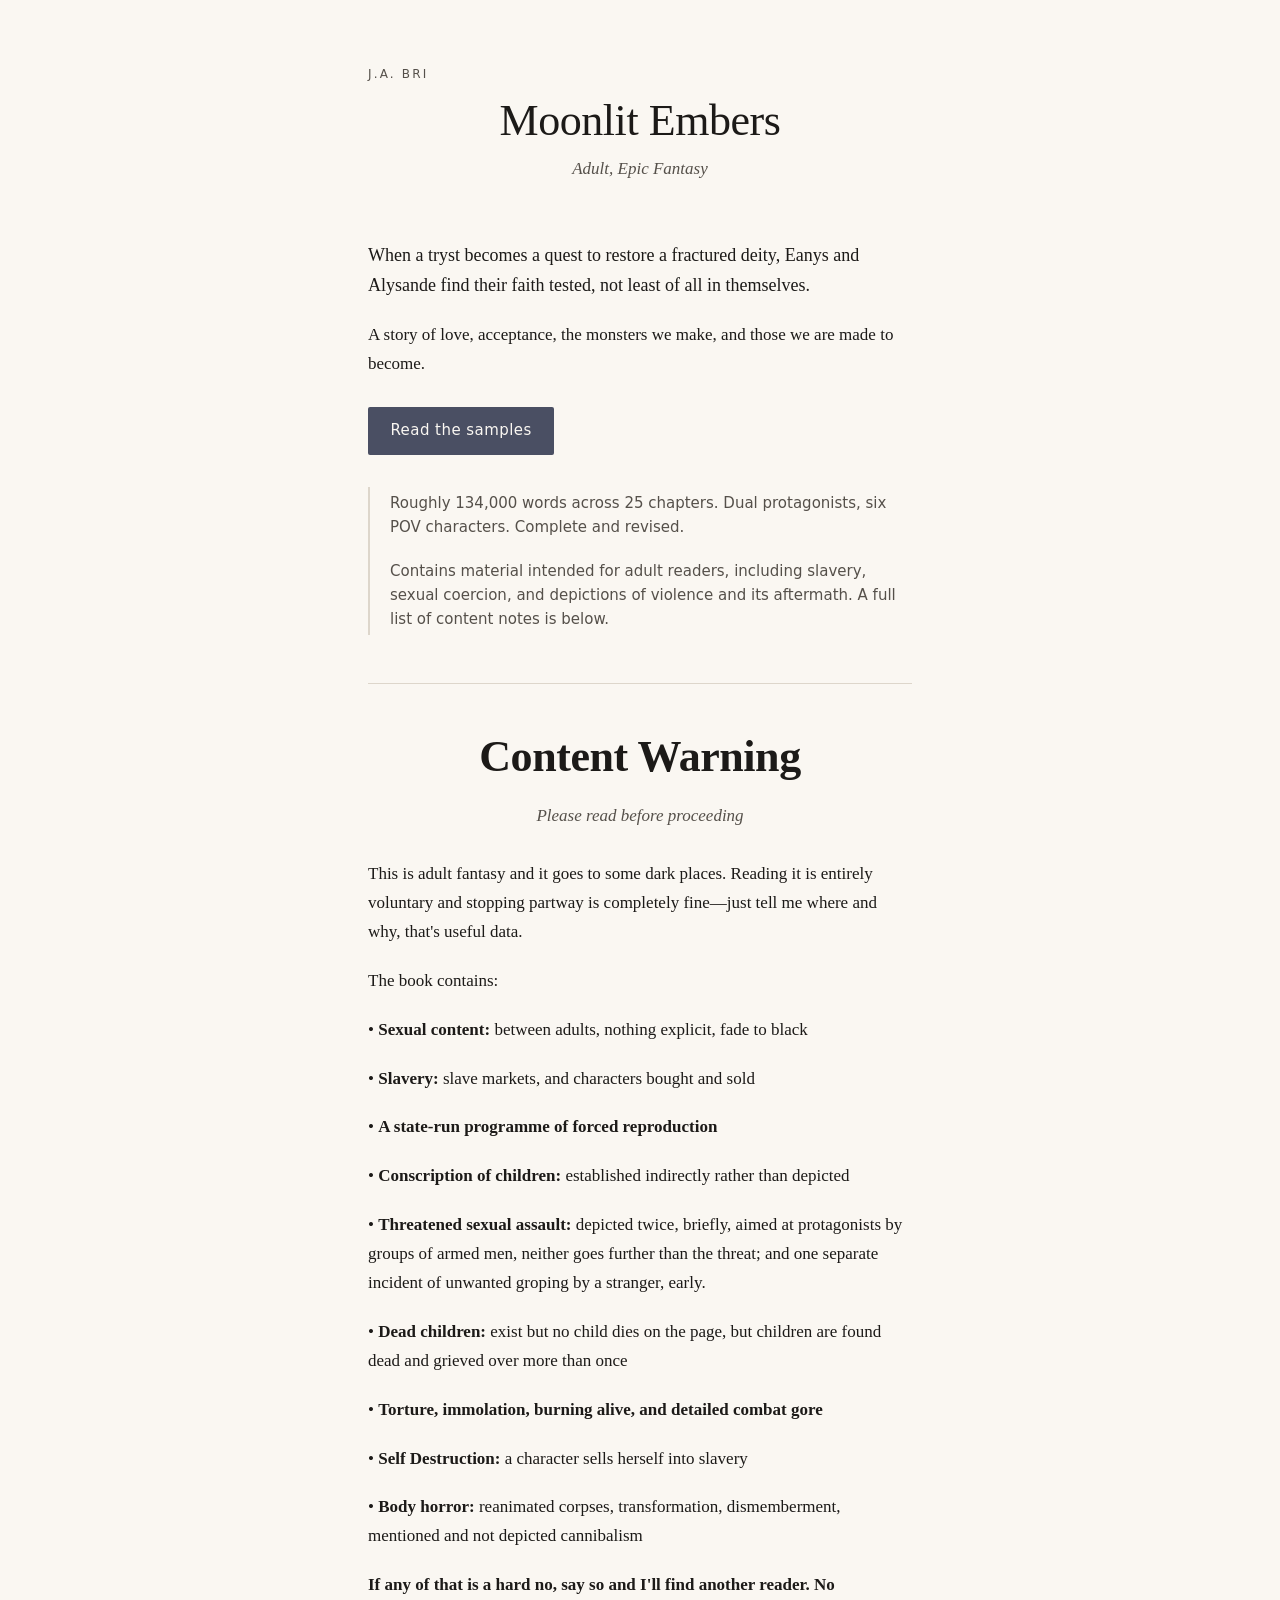
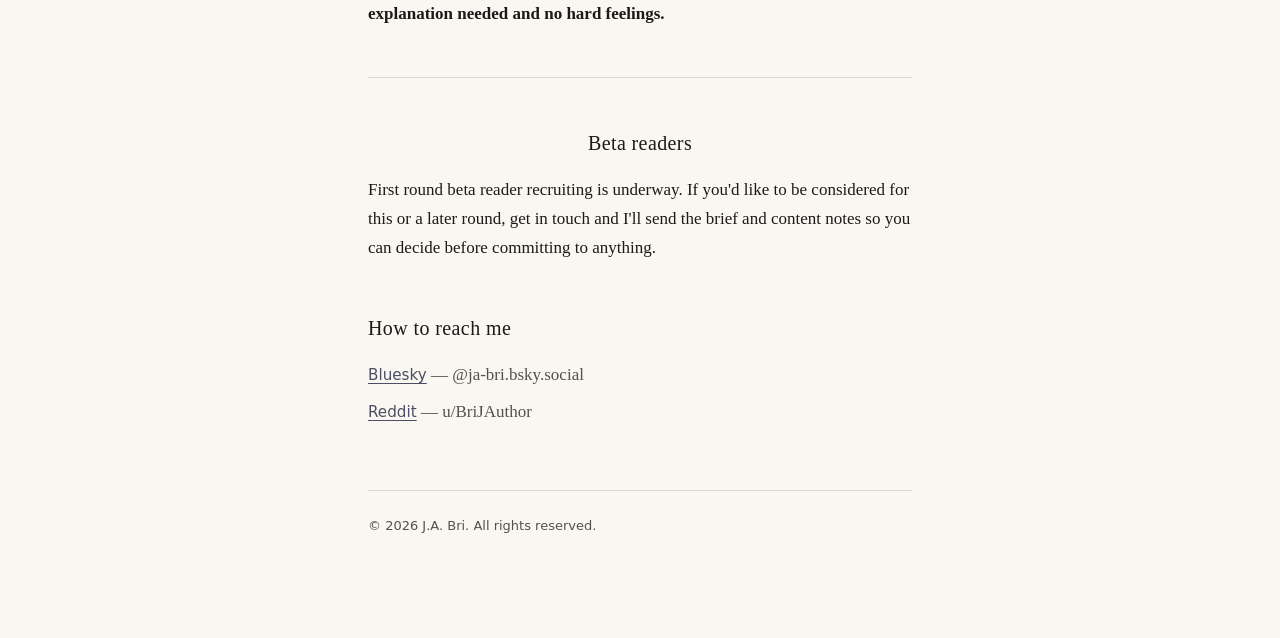
<file: index.html>
<!doctype html>
<html lang="en">
<head>
<meta charset="utf-8">
<meta name="viewport" content="width=device-width, initial-scale=1, viewport-fit=cover">
<title>J.A. Bri — Moonlit Embers</title>
<meta name="description" content="Moonlit Embers — an adult epic fantasy by J.A. Bri.">
<link rel="stylesheet" href="style.css">
</head>
<body>

<div class="wrap">

  <header class="masthead">
    <p class="byline">J.A. Bri</p>
    <center> <h1>Moonlit&nbsp;Embers</h1>
    <p class="tagline">Adult, Epic Fantasy</p>   </center>
  </header>

  <p class="lede">When a tryst becomes a quest to restore a fractured deity, Eanys
  and Alysande find their faith tested, not least of all in themselves.</p>

  <p>A story of love, acceptance, the monsters we make, and those we are made to
  become.</p>

  <p><a class="cta" href="sample.html">Read the samples</a></p>

  <div class="meta">
    <p>Roughly 134,000 words across 25 chapters. Dual protagonists, six POV
    characters. Complete and revised.</p>
    <p>Contains material intended for adult readers, including slavery, sexual
    coercion, and depictions of violence and its aftermath. A full list of content
    notes is below.</p>
  </div>
  
  <hr>
  
  <p><h1><center><strong>Content Warning</strong></h1></p> </center>
  <center> <p class="tagline">Please read before proceeding</p>  </center><br>
  This is adult fantasy and it goes to some dark places. Reading it is entirely voluntary and stopping partway is completely fine&mdash;just tell me where and why, that&apos;s useful data.</p>
  <p>The book contains:</p>
  <p>&bull;    <strong>Sexual content:</strong> between adults, nothing explicit, fade to black</p>
  <p>&bull;    <strong>Slavery:</strong> slave markets, and characters bought and sold</p>
  <p>&bull;    <strong>A state-run programme of forced reproduction</strong></p>
  <p>&bull;    <strong>Conscription of children:</strong> established indirectly rather than depicted</p>
  <p>&bull;    <strong>Threatened sexual assault:</strong> depicted twice, briefly, aimed at protagonists by groups of armed men, neither goes further than the threat; and one separate incident of unwanted groping by a stranger, early.</p>
  <p>&bull;    <strong>Dead children:</strong> exist but no child dies on the page, but children are found dead and grieved over more than once</p>
  <p>&bull;    <strong>Torture, immolation, burning alive, and detailed combat gore</strong></p>
  <p>&bull;    <strong>Self Destruction:</strong> a character sells herself into slavery</p>
  <p>&bull;    <strong>Body horror:</strong> reanimated corpses, transformation, dismemberment, mentioned and not depicted cannibalism</p>
  <p><strong>If any of that is a hard no, say so and I&apos;ll find another reader. No explanation needed and no hard feelings.</strong></p>

  <hr>

  <center> <h2>Beta readers</h2> </center>

  <p>First round beta reader recruiting is underway. If you'd like to be considered for
  this or a later round, get in touch and I'll send the brief and content notes so you can
  decide before committing to anything.</p>

  <h2>How to reach me</h2>
  <ul class="links">
    <li><a href="https://bsky.app/profile/ja-bri.bsky.social">Bluesky</a> — @ja-bri.bsky.social</li>
    <li><a href="https://www.reddit.com/user/BriJAuthor">Reddit</a> — u/BriJAuthor</li>
  </ul>

  <footer>
    <p>&copy; 2026 J.A. Bri. All rights reserved.</p>
  </footer>

</div>

</body>
</html>
</file>
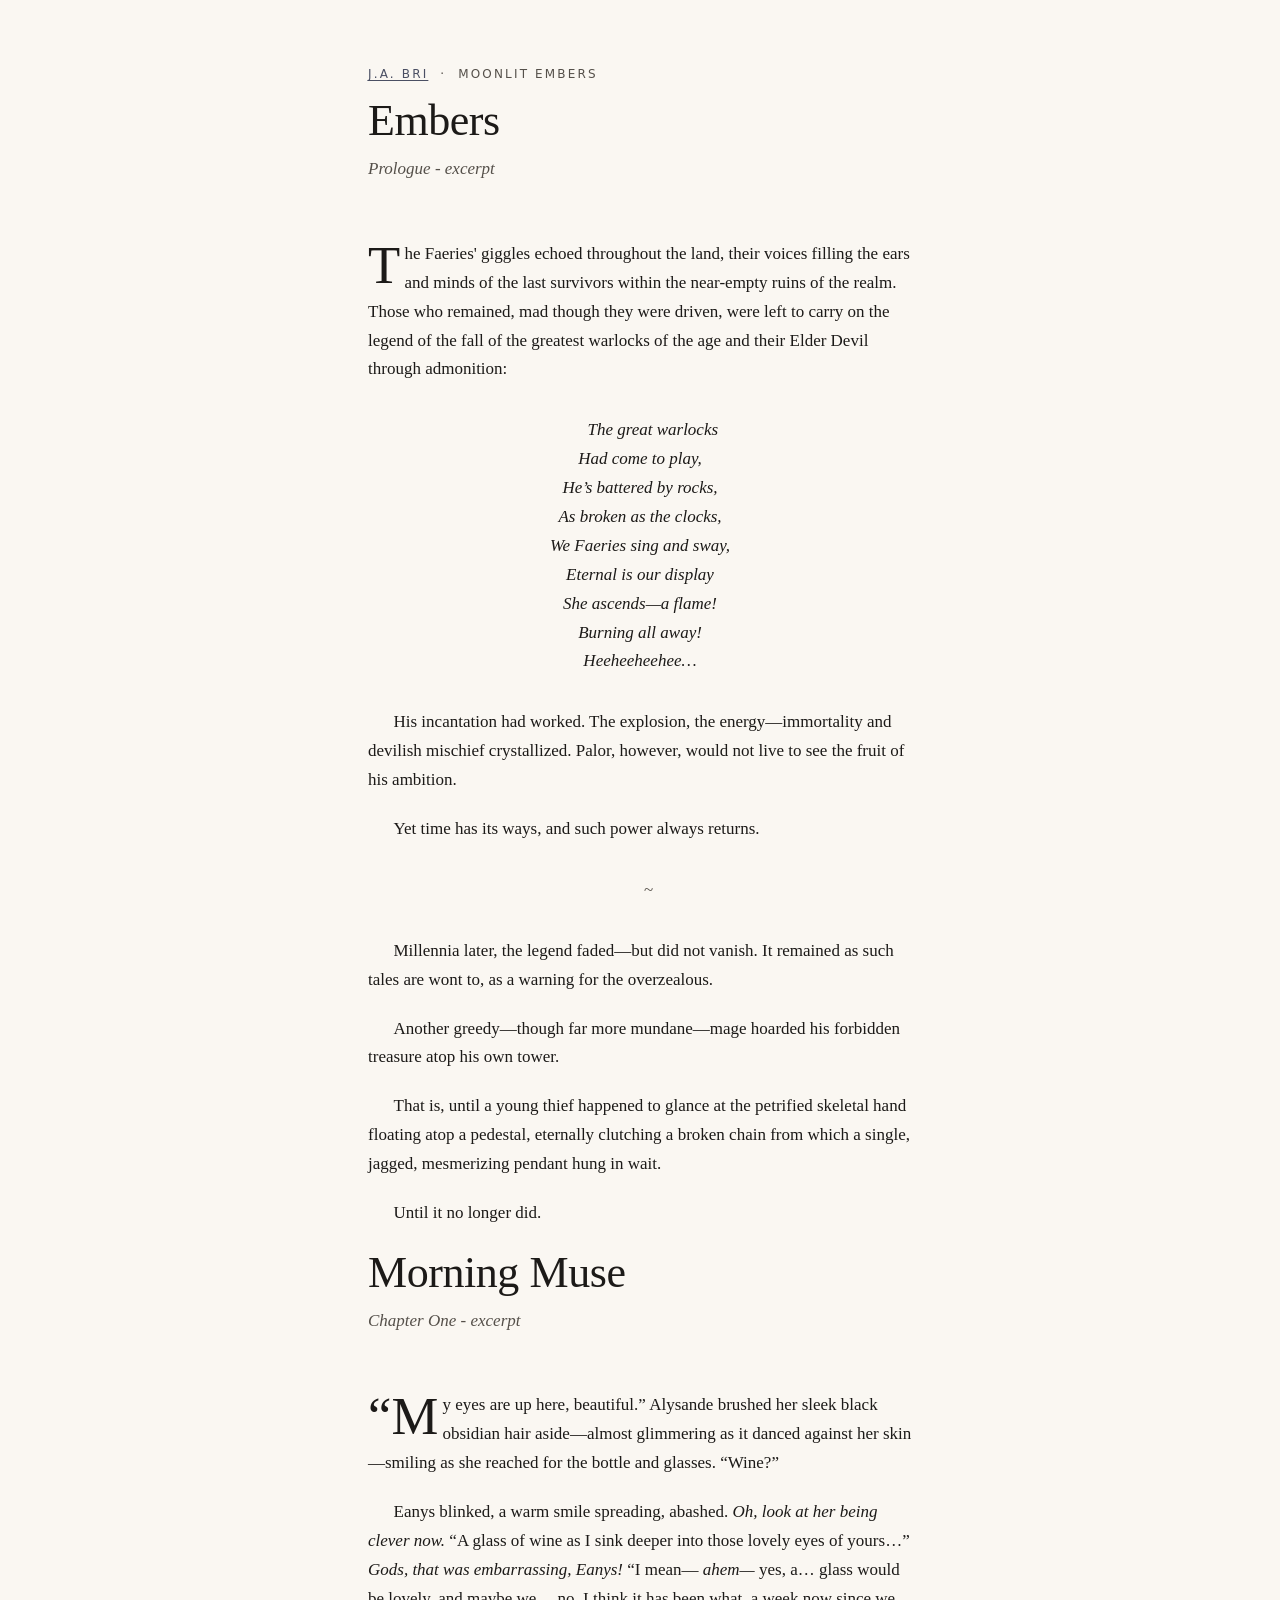
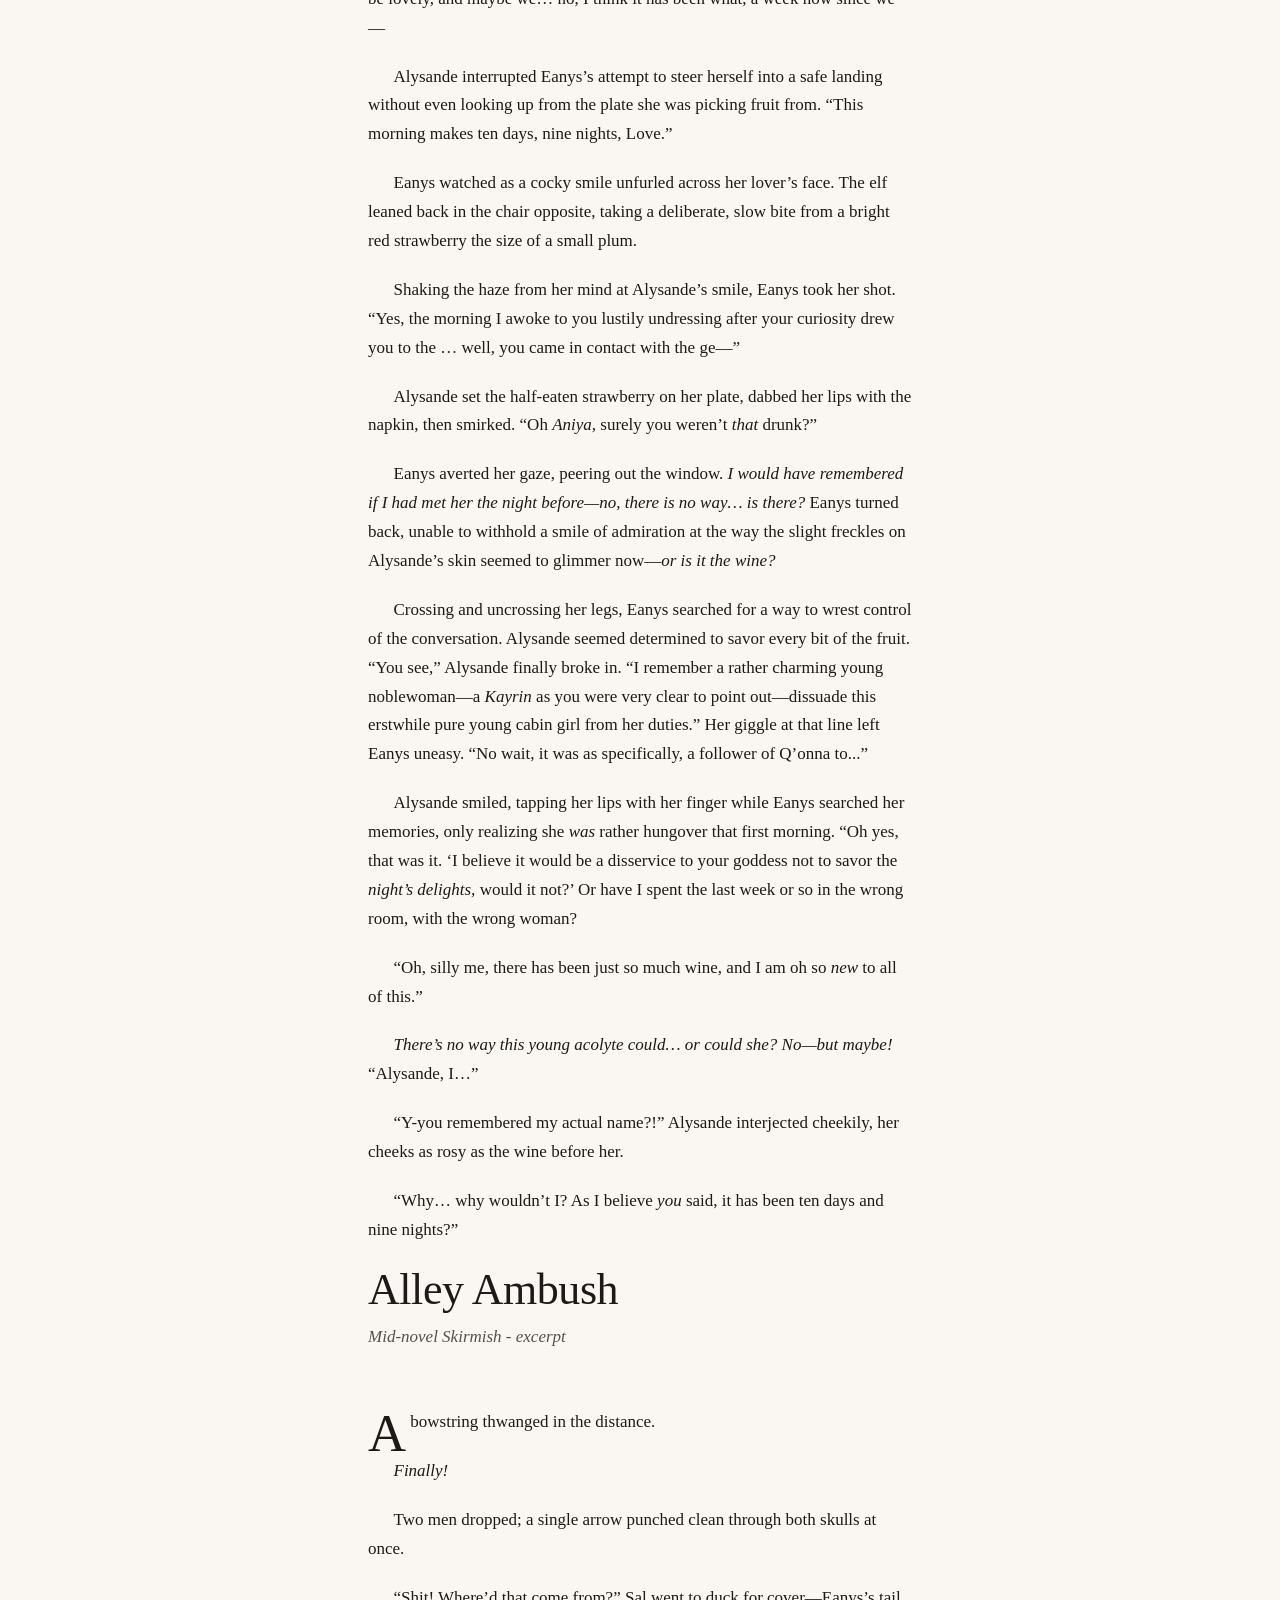
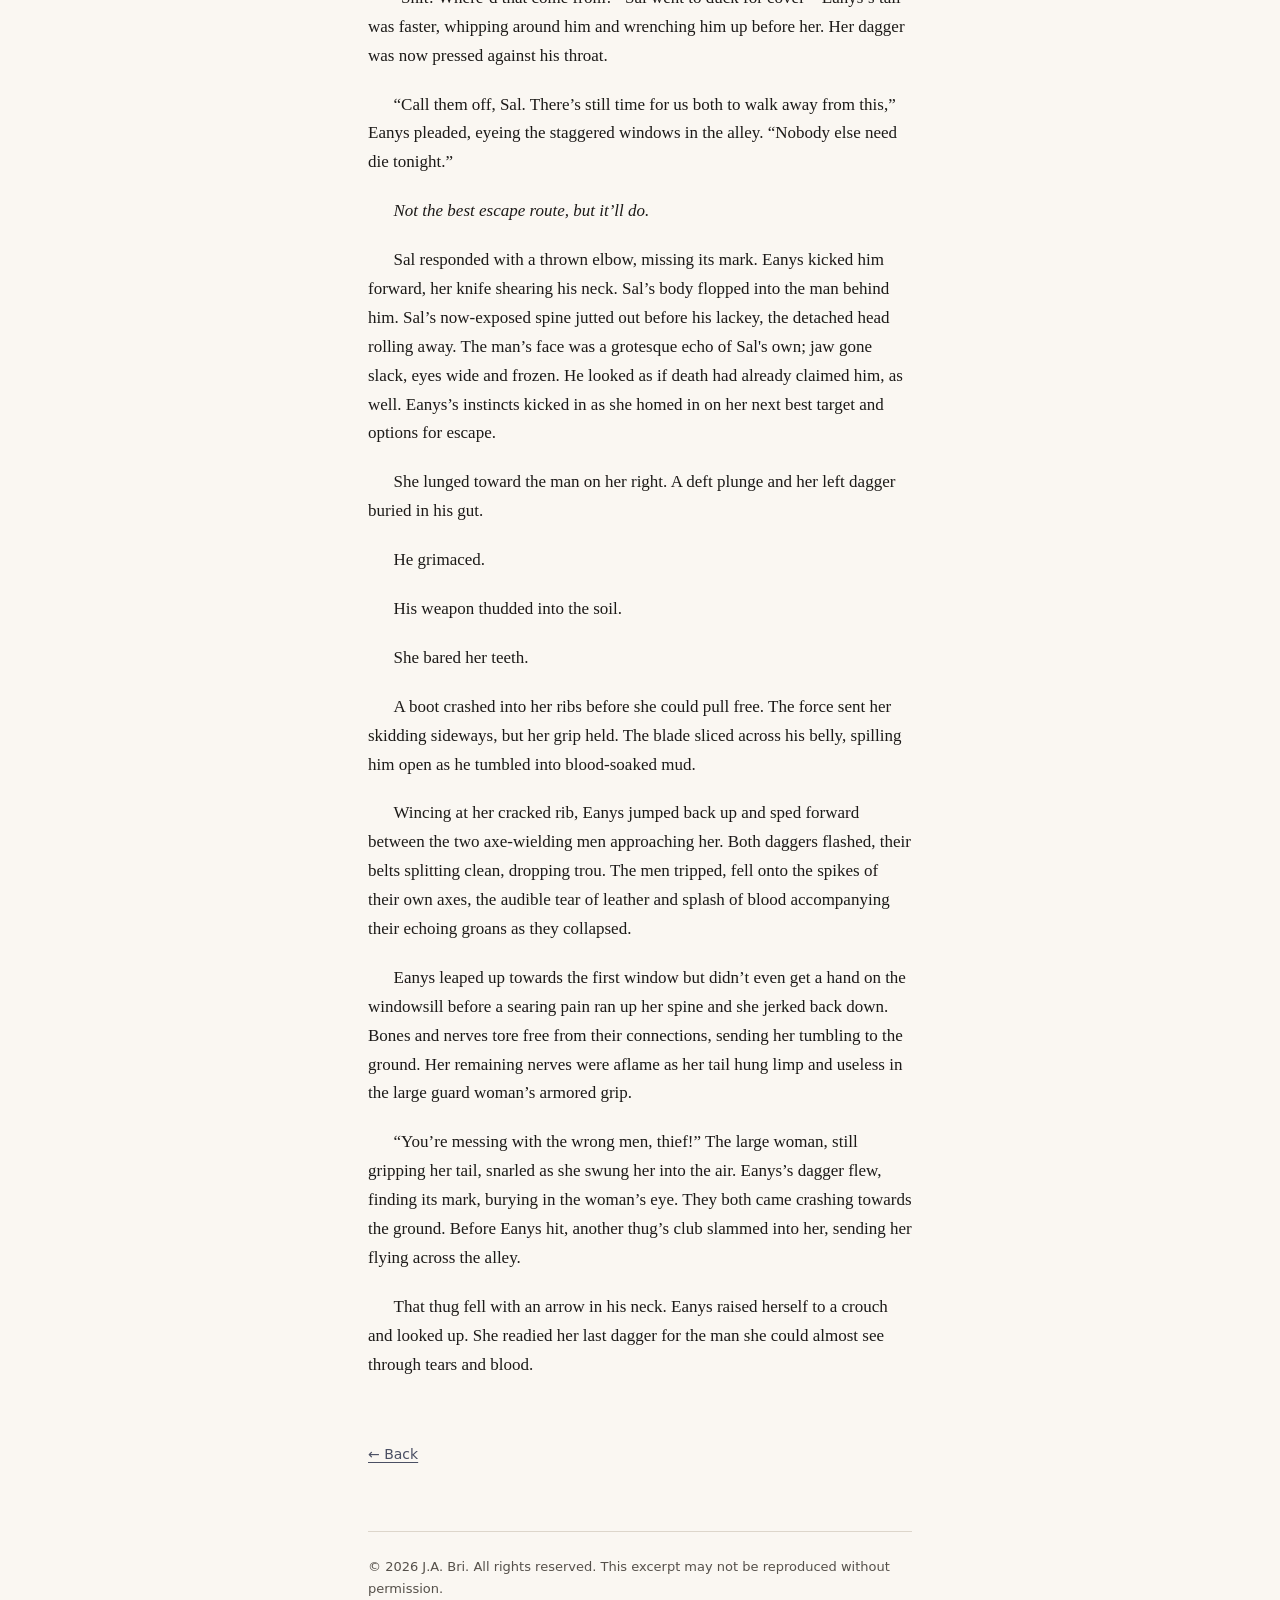
<file: sample.html>
<!doctype html>
<html lang="en">
<head>
<meta charset="utf-8">
<meta name="viewport" content="width=device-width, initial-scale=1, viewport-fit=cover">
<title>Moonlit Embers — Sample — J.A. Bri</title>
<meta name="description" content="An excerpt from Moonlit Embers, an adult epic fantasy by J.A. Bri.">
<link rel="stylesheet" href="style.css">
</head>
<body>
    <!-- ===================================================================
         PASTE THE CHAPTER BELOW.

         One <p> per paragraph. The first paragraph gets a drop cap and no
         indent automatically; every following paragraph indents.

           normal paragraph .......  <p>Text.</p>
           no indent ..............  <p class="noindent">Text.</p>
           scene break ............  <p class="break">~</p>
           centred verse ..........  <p class="verse">Line one<br>Line two</p>
           bold ...................  <b> text </b>
           italics ................  <em> word </em>
           faerie lines ...........  <p class="verse"> text <br> text </p>

         
         =================================================================== -->

<div class="wrap">

  <header class="masthead">
    <p class="byline"><a href="index.html">J.A. Bri</a> &nbsp;·&nbsp; Moonlit Embers</p>

      <header class="masthead">
      
      <h1>Embers</h1>
      <p class="tagline">Prologue - excerpt</p>
     
    </header>
      
      <div class="prose">
    
    <p>The Faeries&apos; giggles echoed throughout the land, their voices filling the ears and minds of the last survivors within the near-empty ruins of the realm. Those who remained, mad though they were driven, were left to carry on the legend of the fall of the greatest warlocks of the age and their Elder Devil through admonition:</p>
    <p class="verse">The great warlocks<br>
    Had come to play, <br>
    He&rsquo;s battered by rocks,<br>
    As broken as the clocks,<br>
    We Faeries sing and sway,<br>
    Eternal is our display<br>
    She ascends&mdash;a flame!<br>
    Burning all away!<br>
    Heeheeheehee&hellip;</p>
    <p>His incantation had worked. The explosion, the energy&mdash;immortality and devilish mischief crystallized. Palor, however, would not live to see the fruit of his ambition.</p>
    <p>Yet time has its ways, and such power always returns.</p>
    <p class="break">~</p>
    <p>Millennia later, the legend faded&mdash;but did not vanish. It remained as such tales are wont to, as a warning for the overzealous. </p>
    <p>Another greedy&mdash;though far more mundane&mdash;mage hoarded his forbidden treasure atop his own tower.</p>
    <p>That is, until a young thief happened to glance at the petrified skeletal hand floating atop a pedestal, eternally clutching a broken chain from which a single, jagged, mesmerizing pendant hung in wait.</p>
    <p>Until it no longer did.</p>

  </div>
      
    <h1>Morning&nbsp;Muse</h1>
    <p class="tagline">Chapter One - excerpt</p>
  </header>


  <div class="prose">

      <p>&ldquo;My eyes are up here, beautiful.&rdquo; Alysande brushed her sleek black obsidian hair aside&mdash;almost glimmering as it danced against her skin&mdash;smiling as she reached for the bottle and glasses. &ldquo;Wine?&rdquo;</p>
      <p>Eanys blinked, a warm smile spreading, abashed. <em>Oh, look at her being clever now. </em>&ldquo;A glass of wine as I sink deeper into those lovely eyes of yours&hellip;&rdquo; <em>Gods, that was embarrassing, Eanys! </em>&ldquo;I mean&mdash; <em>ahem&mdash; </em>yes, a&hellip; glass would be lovely, and maybe we&hellip; no, I think it has been what, a week now since we&mdash; </p>
      <p>Alysande interrupted Eanys&rsquo;s attempt to steer herself into a safe landing without even looking up from the plate she was picking fruit from. &ldquo;This morning makes ten days, nine nights, Love.&rdquo; </p>
      <p>Eanys watched as a cocky smile unfurled across her lover&rsquo;s face. The elf leaned back in the chair opposite, taking a deliberate, slow bite from a bright red strawberry the size of a small plum. </p>
      <p>Shaking the haze from her mind at Alysande&rsquo;s smile, Eanys took her shot. &ldquo;Yes, the morning I awoke to you lustily undressing after your curiosity drew you to the &hellip; well, you came in contact with the ge&mdash;&rdquo;</p>
      <p>Alysande set the half-eaten strawberry on her plate, dabbed her lips with the napkin, then smirked. &ldquo;Oh <em>Aniya, </em>surely you weren&rsquo;t <em>that </em>drunk?&rdquo;</p>
      <p>Eanys averted her gaze, peering out the window. <em>I would have remembered if I had met her the night before&mdash;no, there is no way&hellip; is there? </em>Eanys turned back, unable to withhold a smile of admiration at the way the slight freckles on Alysande&rsquo;s skin seemed to glimmer now&mdash;<em>or is it the wine?</em></p>
      <p>Crossing and uncrossing her legs, Eanys searched for a way to wrest control of the conversation. Alysande seemed determined to savor every bit of the fruit. &ldquo;You see,&rdquo; Alysande finally broke in. &ldquo;I remember a rather charming young noblewoman&mdash;a <em>Kayrin</em> as you were very clear to point out&mdash;dissuade this erstwhile pure young cabin girl from her duties.&rdquo; Her giggle at that line left Eanys uneasy. &ldquo;No wait, it was as specifically, a follower of Q&rsquo;onna to...&rdquo;</p>
      <p>Alysande smiled, tapping her lips with her finger while Eanys searched her memories, only realizing she <em>was</em> rather hungover that first morning. &ldquo;Oh yes, that was it. &lsquo;I believe it would be a disservice to your goddess not to savor the<em> night&rsquo;s delights, </em>would it not?&rsquo; Or have I spent the last week or so in the wrong room, with the wrong woman?</p>
      <p>&ldquo;Oh, silly me, there has been just so much wine, and I am oh so <em>new</em>  to all of this.&rdquo;</p>
      <p><em>There&rsquo;s no way this young acolyte could&hellip; or could she? No&mdash;but maybe!  </em>&ldquo;Alysande, I&hellip;&rdquo;</p>
      <p>&ldquo;Y-you remembered my actual name?!&rdquo; Alysande interjected cheekily, her cheeks as rosy as the wine before her.</p>
      <p> &ldquo;Why&hellip; why wouldn&rsquo;t I? As I believe <em>you</em> said, it has been ten days and nine nights?&rdquo;</p>
      </div>


      <header class="masthead">
      
      <h1>Alley Ambush</h1>
      <p class="tagline">Mid-novel Skirmish - excerpt</p>
     
    </header>
      
      <div class="prose">
    
    <p>A bowstring thwanged in the distance. </p>
    <p><em>Finally! </em></p>
    <p>Two men dropped; a single arrow punched clean through both skulls at once.</p>
    <p>&ldquo;Shit! Where&rsquo;d that come from?&rdquo; Sal went to duck for cover&mdash;Eanys&rsquo;s tail was faster, whipping around him and wrenching him up before her. Her dagger was now pressed against his throat.</p>
    <p>&ldquo;Call them off, Sal. There&rsquo;s still time for us both to walk away from this,&rdquo; Eanys pleaded, eyeing the staggered windows in the alley. &ldquo;Nobody else need die tonight.&rdquo;</p>
    <p><em>Not the best escape route, but it&rsquo;ll do.</em></p>
    <p>Sal responded with a thrown elbow, missing its mark. Eanys kicked him forward, her knife shearing his neck. Sal&rsquo;s body flopped into the man behind him. Sal&rsquo;s now-exposed spine jutted out before his lackey, the detached head rolling away. The man&rsquo;s face was a grotesque echo of Sal&apos;s own; jaw gone slack, eyes wide and frozen. He looked as if death had already claimed him, as well. Eanys&rsquo;s instincts kicked in as she homed in on her next best target and options for escape.</p>
    <p>She lunged toward the man on her right. A deft plunge and her left dagger buried in his gut. </p>
    <p>He grimaced. </p>
    <p>His weapon thudded into the soil. </p>
    <p>She bared her teeth. </p>
    <p>A boot crashed into her ribs before she could pull free. The force sent her skidding sideways, but her grip held. The blade sliced across his belly, spilling him open as he tumbled into blood-soaked mud.</p>
    <p>Wincing at her cracked rib, Eanys jumped back up and sped forward between the two axe-wielding men approaching her. Both daggers flashed, their belts splitting clean, dropping trou. The men tripped, fell onto the spikes of their own axes, the audible tear of leather and splash of blood accompanying their echoing groans as they collapsed.</p>
    <p>Eanys leaped up towards the first window but didn&rsquo;t even get a hand on the windowsill before a searing pain ran up her spine and she jerked back down. Bones and nerves tore free from their connections, sending her tumbling to the ground. Her remaining nerves were aflame as her tail hung limp and useless in the large guard woman&rsquo;s armored grip.</p>
    <p>&ldquo;You&rsquo;re messing with the wrong men, thief!&rdquo; The large woman, still gripping her tail, snarled as she swung her into the air. Eanys&rsquo;s dagger flew, finding its mark, burying in the woman&rsquo;s eye. They both came crashing towards the ground. Before Eanys hit, another thug&rsquo;s club slammed into her, sending her flying across the alley. </p>
    <p>That thug fell with an arrow in his neck. Eanys raised herself to a crouch and looked up. She readied her last dagger for the man she could almost see through tears and blood.</p>

  </div>

  <p class="back"><a href="index.html">&larr; Back</a></p>

  <footer>
    <p>&copy; 2026 J.A. Bri. All rights reserved. This excerpt may not be
    reproduced without permission.</p>
  </footer>

</div>

</body>
</html>
</file>
<file: style.css>
/* ja-bri.com — shared styles
   Edit colours here and both pages update. */

:root {
  color-scheme: light dark;

  --ink:        #1c1a18;
  --ink-soft:   #55504a;
  --page:       #faf7f2;
  --rule:       #ddd6cb;
  --accent:     #6a6f86;   /* muted moonlit blue-grey */
  --accent-lit: #4a4f63;

  --measure: 34rem;        /* reading width */
}

@media (prefers-color-scheme: dark) {
  :root {
    --ink:        #e8e3da;
    --ink-soft:   #a49d92;
    --page:       #16151a;
    --rule:       #302e36;
    --accent:     #9aa0bb;
    --accent-lit: #c3c8de;
  }
}

* { box-sizing: border-box; }

html { -webkit-text-size-adjust: 100%; }

body {
  margin: 0;
  padding: 0 1.25rem;
  background: var(--page);
  color: var(--ink);
  font-family: Georgia, "Iowan Old Style", "Palatino Linotype", Palatino, serif;
  font-size: 1.0625rem;
  line-height: 1.7;
}

.wrap {
  max-width: var(--measure);
  margin: 0 auto;
  padding-block: 4rem 5rem;
}

/* ---- masthead ---- */

.masthead { margin-bottom: 3.5rem; }

.byline {
  font-family: system-ui, -apple-system, "Segoe UI", sans-serif;
  font-size: 0.75rem;
  letter-spacing: 0.18em;
  text-transform: uppercase;
  color: var(--ink-soft);
  margin: 0 0 0.75rem;
}

h1 {
  font-size: clamp(2rem, 7vw, 2.75rem);
  line-height: 1.15;
  font-weight: 400;
  letter-spacing: -0.01em;
  margin: 0 0 0.5rem;
}

.tagline {
  font-style: italic;
  color: var(--ink-soft);
  margin: 0;
}

/* ---- text ---- */

h2 {
  font-size: 1.25rem;
  font-weight: 400;
  letter-spacing: 0.02em;
  margin: 3rem 0 1rem;
}

p { margin: 0 0 1.25rem; }

.lede { font-size: 1.125rem; }

em { font-style: italic; }

a {
  color: var(--accent-lit);
  text-underline-offset: 0.2em;
  text-decoration-thickness: 1px;
}
a:hover { color: var(--ink); }

hr {
  border: 0;
  border-top: 1px solid var(--rule);
  margin: 3rem 0;
}

/* ---- details block (stats, warnings) ---- */

.meta {
  font-family: system-ui, -apple-system, "Segoe UI", sans-serif;
  font-size: 0.9375rem;
  line-height: 1.6;
  color: var(--ink-soft);
  border-left: 2px solid var(--rule);
  padding: 0.25rem 0 0.25rem 1.25rem;
  margin: 2rem 0;
}
.meta p:last-child { margin-bottom: 0; }

/* ---- call to action ---- */

.cta {
  display: inline-block;
  font-family: system-ui, -apple-system, "Segoe UI", sans-serif;
  font-size: 0.9375rem;
  letter-spacing: 0.03em;
  text-decoration: none;
  color: var(--page);
  background: var(--accent-lit);
  padding: 0.7rem 1.4rem;
  border-radius: 2px;
  margin-top: 0.5rem;
}
.cta:hover { background: var(--ink); color: var(--page); }

/* ---- chapter page ---- */

.chapter-label {
  font-family: system-ui, -apple-system, "Segoe UI", sans-serif;
  font-size: 0.75rem;
  letter-spacing: 0.18em;
  text-transform: uppercase;
  color: var(--ink-soft);
  margin: 0 0 0.5rem;
}

.prose p { text-indent: 1.5em; }
.prose p:first-of-type,
.prose p.noindent { text-indent: 0; }

.prose p:first-of-type::first-letter {
  font-size: 3.1em;
  line-height: 0.85;
  float: left;
  padding: 0.05em 0.08em 0 0;
}

.break {
  text-align: center;
  color: var(--ink-soft);
  letter-spacing: 0.5em;
  margin: 2rem 0;
}

.verse {
  text-align: center;
  font-style: italic;
  margin: 2rem 0;
  text-indent: 0;
}

.back {
  font-family: system-ui, -apple-system, "Segoe UI", sans-serif;
  font-size: 0.875rem;
  margin-top: 4rem;
}

/* ---- footer ---- */

footer {
  border-top: 1px solid var(--rule);
  margin-top: 4rem;
  padding-top: 1.5rem;
  font-family: system-ui, -apple-system, "Segoe UI", sans-serif;
  font-size: 0.8125rem;
  color: var(--ink-soft);
}

.links { list-style: none; padding: 0; margin: 1rem 0; }
.links li { margin-bottom: 0.5rem; color: var(--ink-soft); }
.links a { font-family: system-ui, sans-serif; font-size: 0.95rem; }
</file>
